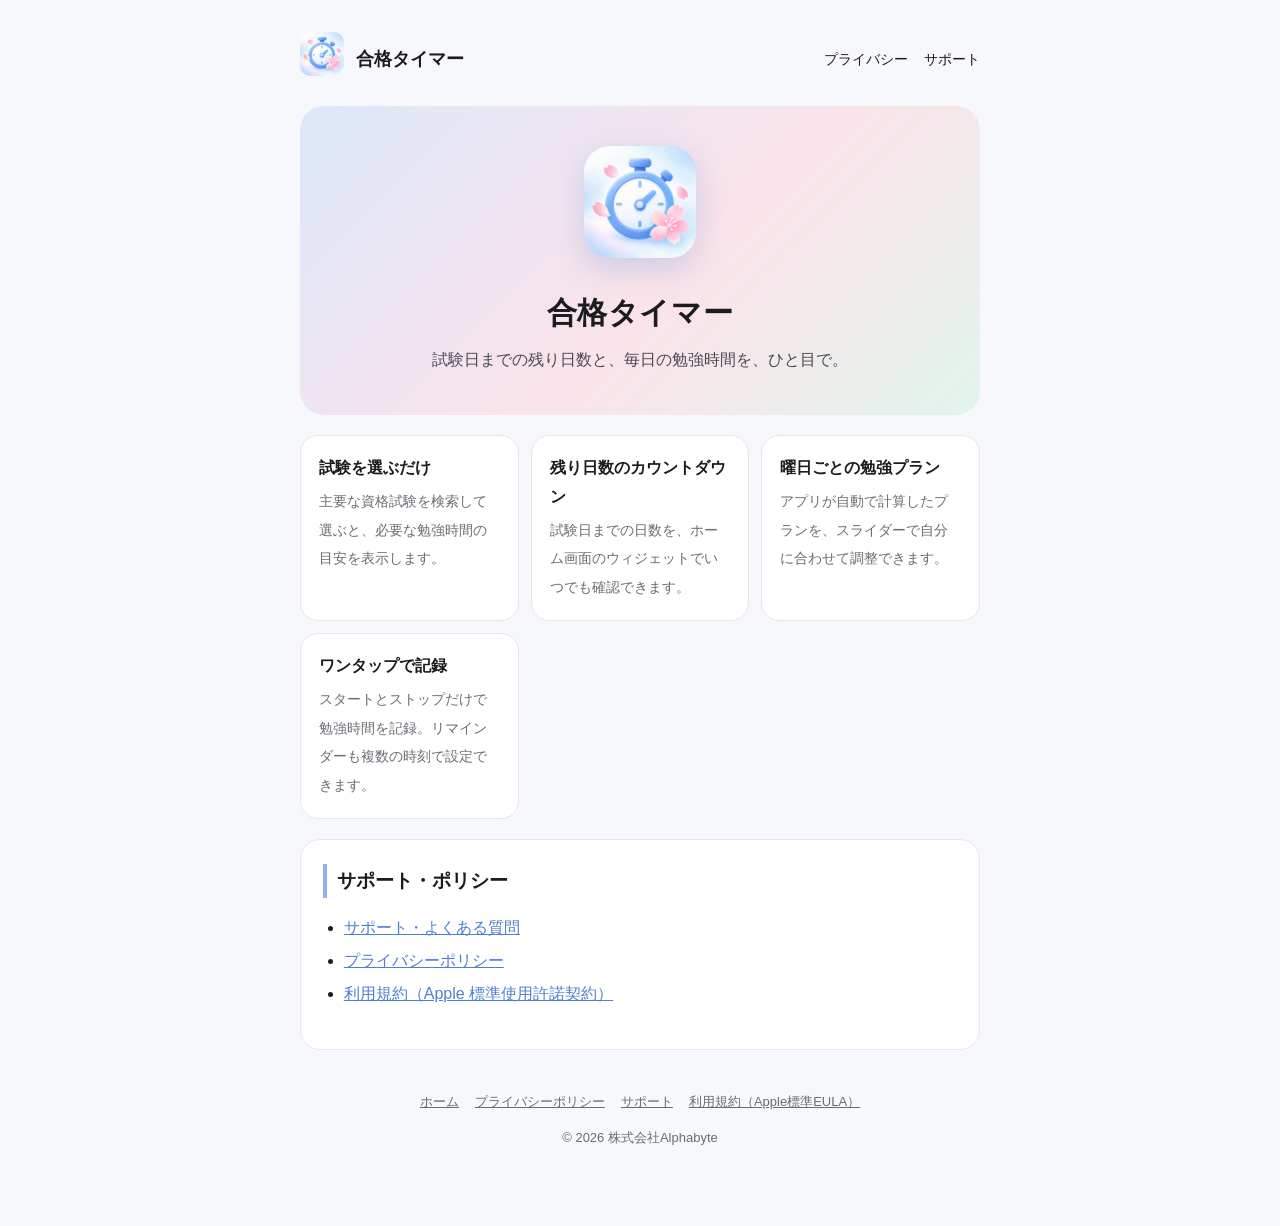
<file: index.html>
<!doctype html>
<html lang="ja">
<head>
<meta charset="utf-8">
<meta name="viewport" content="width=device-width,initial-scale=1,viewport-fit=cover">
<title>合格タイマー</title>
<meta name="description" content="合格タイマーは、資格試験までの残り日数と勉強時間をシンプルに管理するiPhoneアプリです。">
<link rel="icon" href="icon.png">
<link rel="apple-touch-icon" href="icon.png">
<link rel="stylesheet" href="style.css">
</head>
<body>
<div class="wrap">
<header class="top">
<a href="./"><img src="icon.png" alt=""></a>
<a href="./">合格タイマー</a>
<nav><a href="privacy.html">プライバシー</a><a href="support.html">サポート</a></nav>
</header>
<section class="hero">
<img src="icon.png" alt="合格タイマーのアイコン">
<h1>合格タイマー</h1>
<p>試験日までの残り日数と、毎日の勉強時間を、ひと目で。</p>
</section>
<div class="features">
<div><b>試験を選ぶだけ</b><span>主要な資格試験を検索して選ぶと、必要な勉強時間の目安を表示します。</span></div>
<div><b>残り日数のカウントダウン</b><span>試験日までの日数を、ホーム画面のウィジェットでいつでも確認できます。</span></div>
<div><b>曜日ごとの勉強プラン</b><span>アプリが自動で計算したプランを、スライダーで自分に合わせて調整できます。</span></div>
<div><b>ワンタップで記録</b><span>スタートとストップだけで勉強時間を記録。リマインダーも複数の時刻で設定できます。</span></div>
</div>
<div class="card">
<h2>サポート・ポリシー</h2>
<ul>
<li><a href="support.html">サポート・よくある質問</a></li>
<li><a href="privacy.html">プライバシーポリシー</a></li>
<li><a href="https://www.apple.com/legal/internet-services/itunes/dev/stdeula/">利用規約（Apple 標準使用許諾契約）</a></li>
</ul>
</div>
<footer>
<div><a href="./">ホーム</a><a href="privacy.html">プライバシーポリシー</a><a href="support.html">サポート</a><a href="https://www.apple.com/legal/internet-services/itunes/dev/stdeula/">利用規約（Apple標準EULA）</a></div>
<p>© 2026 株式会社Alphabyte</p>
</footer>
</div>
</body>
</html>
</file>
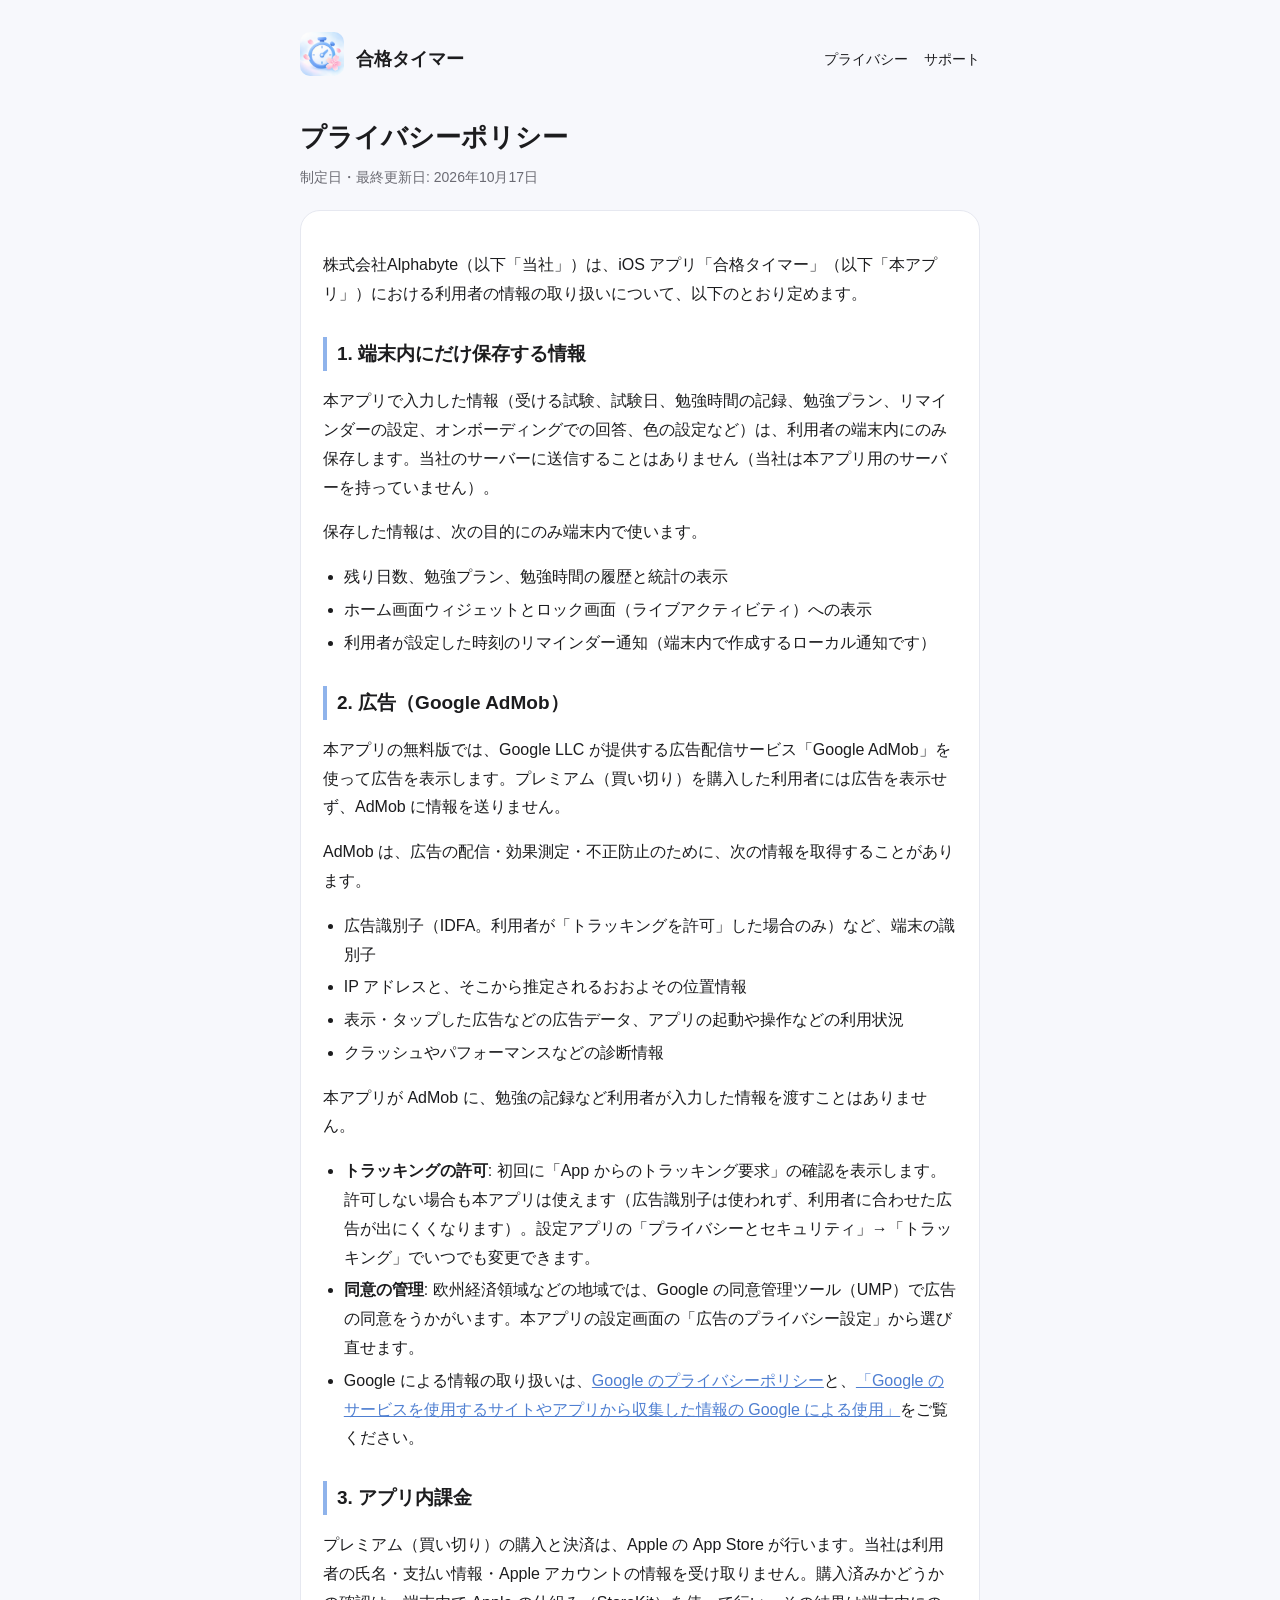
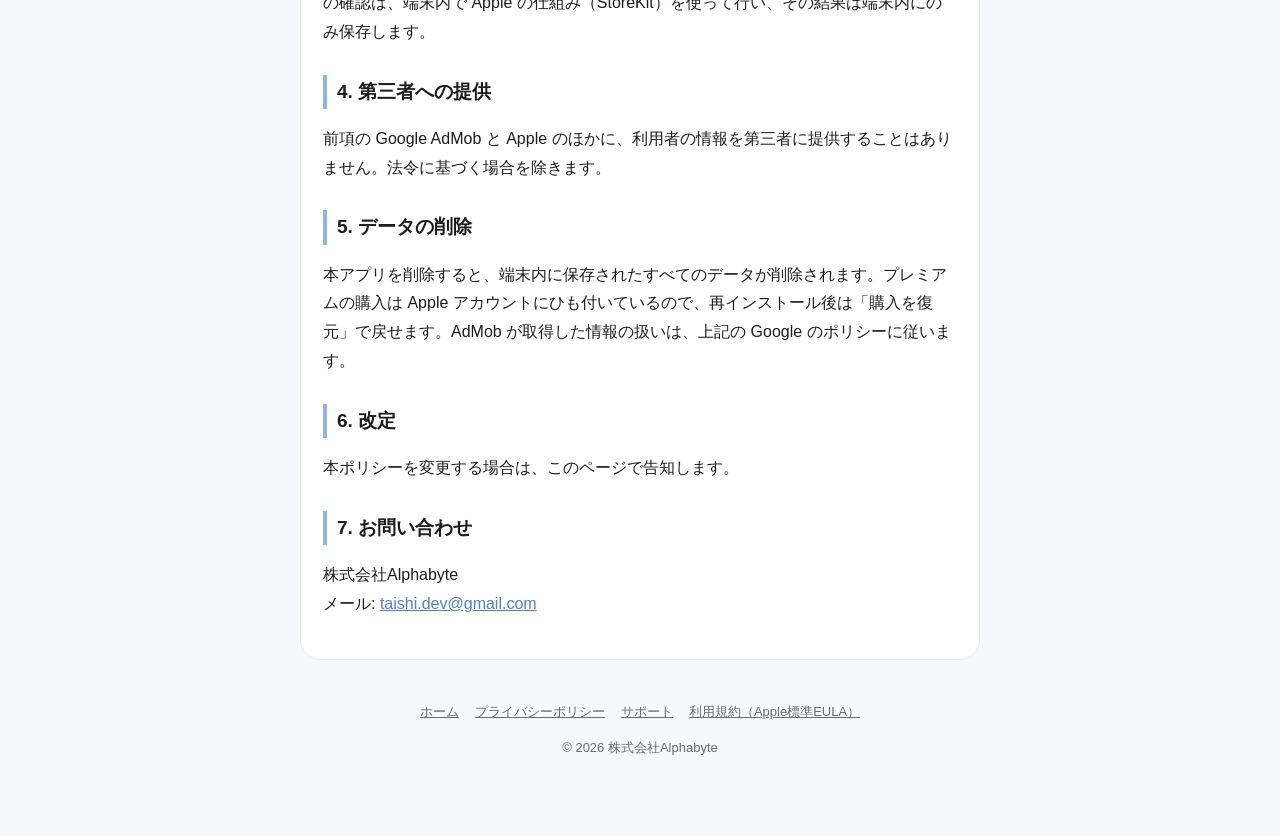
<file: privacy.html>
<!doctype html>
<html lang="ja">
<head>
<meta charset="utf-8">
<meta name="viewport" content="width=device-width,initial-scale=1,viewport-fit=cover">
<title>プライバシーポリシー | 合格タイマー</title>
<meta name="description" content="合格タイマーは、資格試験までの残り日数と勉強時間をシンプルに管理するiPhoneアプリです。">
<link rel="icon" href="icon.png">
<link rel="apple-touch-icon" href="icon.png">
<link rel="stylesheet" href="style.css">
</head>
<body>
<div class="wrap">
<header class="top">
<a href="./"><img src="icon.png" alt=""></a>
<a href="./">合格タイマー</a>
<nav><a href="privacy.html">プライバシー</a><a href="support.html">サポート</a></nav>
</header>
<h1 class="page">プライバシーポリシー</h1>
<p class="meta">制定日・最終更新日: 2026年10月17日</p>
<div class="card">
<p>株式会社Alphabyte（以下「当社」）は、iOS アプリ「合格タイマー」（以下「本アプリ」）における利用者の情報の取り扱いについて、以下のとおり定めます。</p>

<h2>1. 端末内にだけ保存する情報</h2>
<p>本アプリで入力した情報（受ける試験、試験日、勉強時間の記録、勉強プラン、リマインダーの設定、オンボーディングでの回答、色の設定など）は、利用者の端末内にのみ保存します。当社のサーバーに送信することはありません（当社は本アプリ用のサーバーを持っていません）。</p>
<p>保存した情報は、次の目的にのみ端末内で使います。</p>
<ul>
<li>残り日数、勉強プラン、勉強時間の履歴と統計の表示</li>
<li>ホーム画面ウィジェットとロック画面（ライブアクティビティ）への表示</li>
<li>利用者が設定した時刻のリマインダー通知（端末内で作成するローカル通知です）</li>
</ul>

<h2>2. 広告（Google AdMob）</h2>
<p>本アプリの無料版では、Google LLC が提供する広告配信サービス「Google AdMob」を使って広告を表示します。プレミアム（買い切り）を購入した利用者には広告を表示せず、AdMob に情報を送りません。</p>
<p>AdMob は、広告の配信・効果測定・不正防止のために、次の情報を取得することがあります。</p>
<ul>
<li>広告識別子（IDFA。利用者が「トラッキングを許可」した場合のみ）など、端末の識別子</li>
<li>IP アドレスと、そこから推定されるおおよその位置情報</li>
<li>表示・タップした広告などの広告データ、アプリの起動や操作などの利用状況</li>
<li>クラッシュやパフォーマンスなどの診断情報</li>
</ul>
<p>本アプリが AdMob に、勉強の記録など利用者が入力した情報を渡すことはありません。</p>
<ul>
<li><b>トラッキングの許可</b>: 初回に「App からのトラッキング要求」の確認を表示します。許可しない場合も本アプリは使えます（広告識別子は使われず、利用者に合わせた広告が出にくくなります）。設定アプリの「プライバシーとセキュリティ」→「トラッキング」でいつでも変更できます。</li>
<li><b>同意の管理</b>: 欧州経済領域などの地域では、Google の同意管理ツール（UMP）で広告の同意をうかがいます。本アプリの設定画面の「広告のプライバシー設定」から選び直せます。</li>
<li>Google による情報の取り扱いは、<a href="https://policies.google.com/privacy">Google のプライバシーポリシー</a>と、<a href="https://policies.google.com/technologies/partner-sites">「Google のサービスを使用するサイトやアプリから収集した情報の Google による使用」</a>をご覧ください。</li>
</ul>

<h2>3. アプリ内課金</h2>
<p>プレミアム（買い切り）の購入と決済は、Apple の App Store が行います。当社は利用者の氏名・支払い情報・Apple アカウントの情報を受け取りません。購入済みかどうかの確認は、端末内で Apple の仕組み（StoreKit）を使って行い、その結果は端末内にのみ保存します。</p>

<h2>4. 第三者への提供</h2>
<p>前項の Google AdMob と Apple のほかに、利用者の情報を第三者に提供することはありません。法令に基づく場合を除きます。</p>

<h2>5. データの削除</h2>
<p>本アプリを削除すると、端末内に保存されたすべてのデータが削除されます。プレミアムの購入は Apple アカウントにひも付いているので、再インストール後は「購入を復元」で戻せます。AdMob が取得した情報の扱いは、上記の Google のポリシーに従います。</p>

<h2>6. 改定</h2>
<p>本ポリシーを変更する場合は、このページで告知します。</p>

<h2>7. お問い合わせ</h2>
<p>株式会社Alphabyte<br>メール: <a href="mailto:taishi.dev@gmail.com">taishi.dev@gmail.com</a></p>
</div>
<footer>
<div><a href="./">ホーム</a><a href="privacy.html">プライバシーポリシー</a><a href="support.html">サポート</a><a href="https://www.apple.com/legal/internet-services/itunes/dev/stdeula/">利用規約（Apple標準EULA）</a></div>
<p>© 2026 株式会社Alphabyte</p>
</footer>
</div>
</body>
</html>
</file>
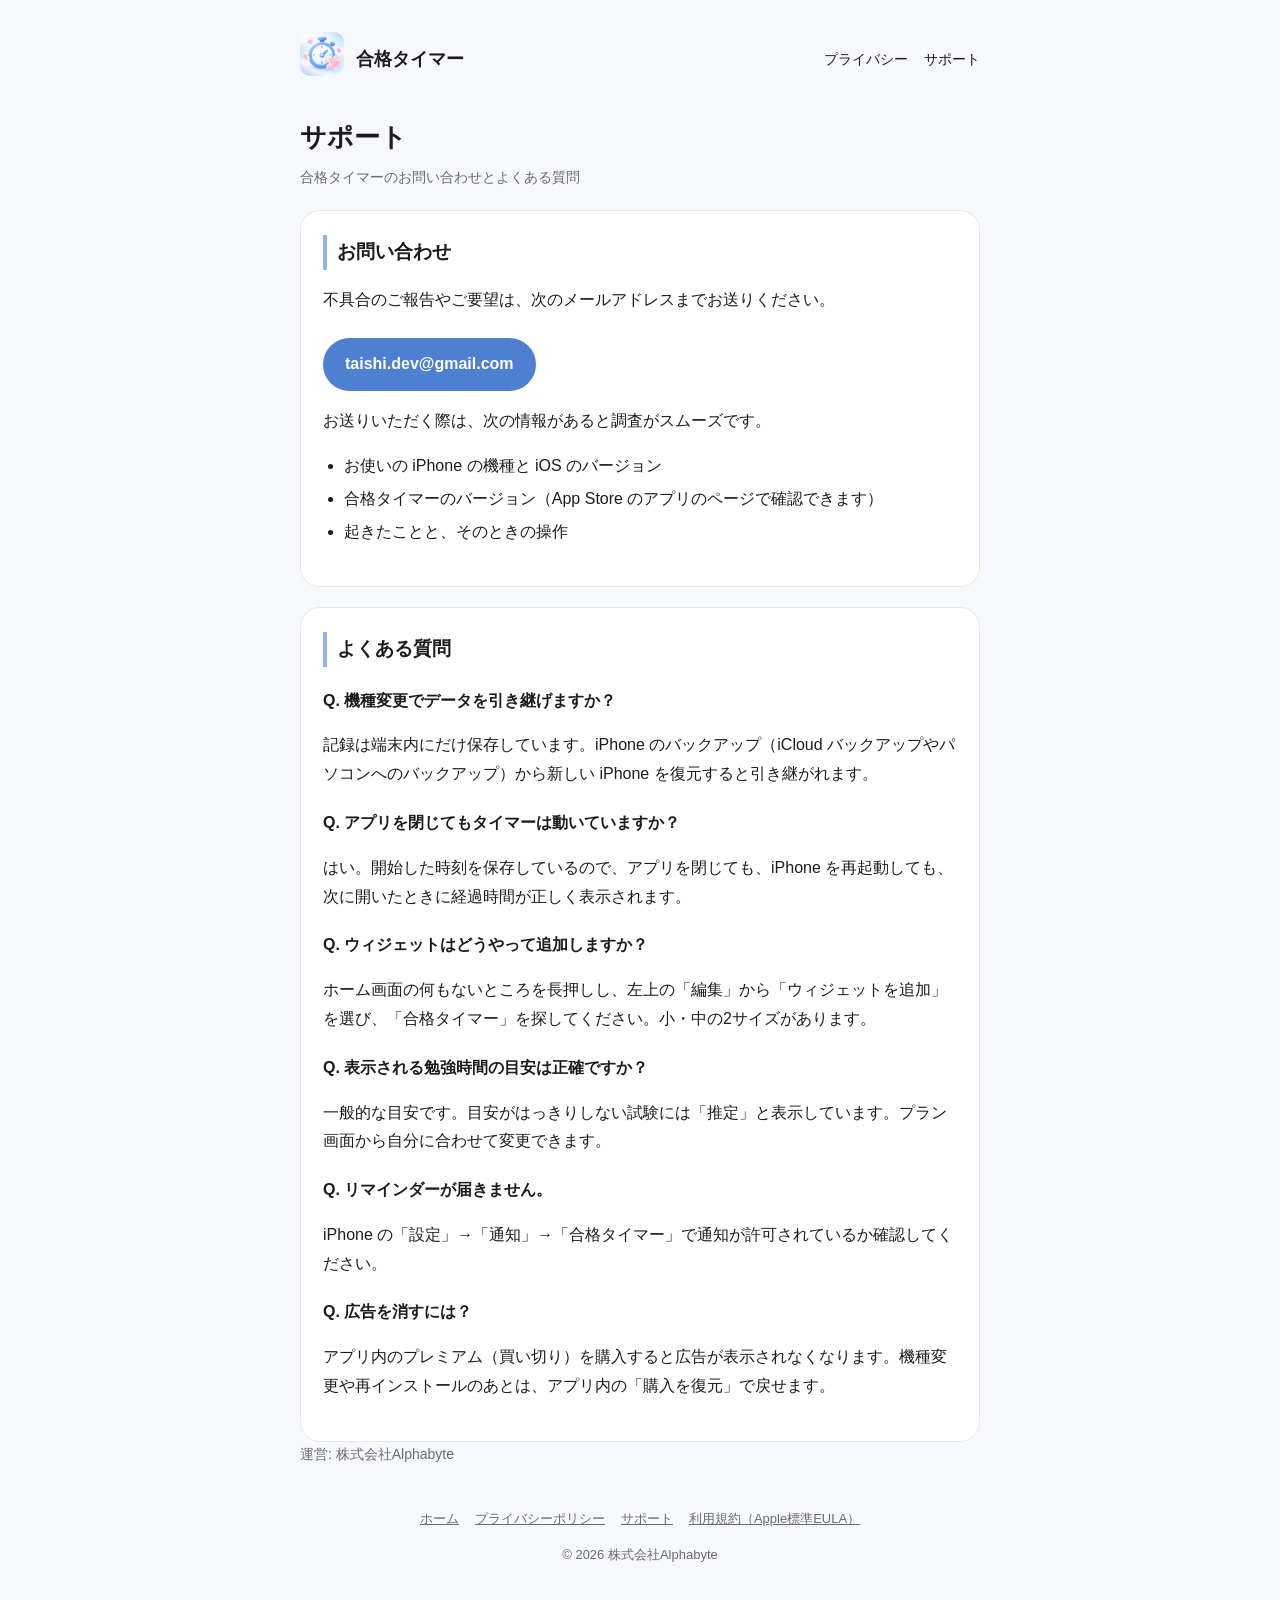
<file: support.html>
<!doctype html>
<html lang="ja">
<head>
<meta charset="utf-8">
<meta name="viewport" content="width=device-width,initial-scale=1,viewport-fit=cover">
<title>サポート | 合格タイマー</title>
<meta name="description" content="合格タイマーは、資格試験までの残り日数と勉強時間をシンプルに管理するiPhoneアプリです。">
<link rel="icon" href="icon.png">
<link rel="apple-touch-icon" href="icon.png">
<link rel="stylesheet" href="style.css">
</head>
<body>
<div class="wrap">
<header class="top">
<a href="./"><img src="icon.png" alt=""></a>
<a href="./">合格タイマー</a>
<nav><a href="privacy.html">プライバシー</a><a href="support.html">サポート</a></nav>
</header>
<h1 class="page">サポート</h1>
<p class="meta">合格タイマーのお問い合わせとよくある質問</p>
<div class="card">
<h2>お問い合わせ</h2>
<p>不具合のご報告やご要望は、次のメールアドレスまでお送りください。</p>
<p><a class="btn" href="mailto:taishi.dev@gmail.com?subject=%E5%90%88%E6%A0%BC%E3%82%BF%E3%82%A4%E3%83%9E%E3%83%BC%E3%81%AE%E3%81%8A%E5%95%8F%E3%81%84%E5%90%88%E3%82%8F%E3%81%9B">taishi.dev@gmail.com</a></p>
<p>お送りいただく際は、次の情報があると調査がスムーズです。</p>
<ul>
<li>お使いの iPhone の機種と iOS のバージョン</li>
<li>合格タイマーのバージョン（App Store のアプリのページで確認できます）</li>
<li>起きたことと、そのときの操作</li>
</ul>
</div>
<div class="card">
<h2>よくある質問</h2>
<p class="q">Q. 機種変更でデータを引き継げますか？</p>
<p>記録は端末内にだけ保存しています。iPhone のバックアップ（iCloud バックアップやパソコンへのバックアップ）から新しい iPhone を復元すると引き継がれます。</p>
<p class="q">Q. アプリを閉じてもタイマーは動いていますか？</p>
<p>はい。開始した時刻を保存しているので、アプリを閉じても、iPhone を再起動しても、次に開いたときに経過時間が正しく表示されます。</p>
<p class="q">Q. ウィジェットはどうやって追加しますか？</p>
<p>ホーム画面の何もないところを長押しし、左上の「編集」から「ウィジェットを追加」を選び、「合格タイマー」を探してください。小・中の2サイズがあります。</p>
<p class="q">Q. 表示される勉強時間の目安は正確ですか？</p>
<p>一般的な目安です。目安がはっきりしない試験には「推定」と表示しています。プラン画面から自分に合わせて変更できます。</p>
<p class="q">Q. リマインダーが届きません。</p>
<p>iPhone の「設定」→「通知」→「合格タイマー」で通知が許可されているか確認してください。</p>
<p class="q">Q. 広告を消すには？</p>
<p>アプリ内のプレミアム（買い切り）を購入すると広告が表示されなくなります。機種変更や再インストールのあとは、アプリ内の「購入を復元」で戻せます。</p>
</div>
<p class="meta">運営: 株式会社Alphabyte</p>
<footer>
<div><a href="./">ホーム</a><a href="privacy.html">プライバシーポリシー</a><a href="support.html">サポート</a><a href="https://www.apple.com/legal/internet-services/itunes/dev/stdeula/">利用規約（Apple標準EULA）</a></div>
<p>© 2026 株式会社Alphabyte</p>
</footer>
</div>
</body>
</html>
</file>
<file: style.css>
:root{--bg:#F7F8FC;--card:#FFFFFF;--text:#1C1C1E;--sub:#6B6B73;--accent:#8FB3EB;--accent-deep:#4F7FD1;--pink:#F6C1D0;--mint:#BFE6D6;--line:#E6E8F0}
@media (prefers-color-scheme:dark){:root{--bg:#111114;--card:#1C1C21;--text:#F2F2F7;--sub:#A1A1AA;--line:#2C2C33;--accent-deep:#9DBDF0}}
*{box-sizing:border-box}
html{-webkit-text-size-adjust:100%}
body{margin:0;background:var(--bg);color:var(--text);font-family:-apple-system,BlinkMacSystemFont,"Hiragino Sans","Hiragino Kaku Gothic ProN","Noto Sans JP",sans-serif;line-height:1.8;font-size:16px}
.wrap{max-width:720px;margin:0 auto;padding:24px 20px 64px}
header.top{display:flex;align-items:center;gap:12px;padding:8px 0 20px}
header.top img{width:44px;height:44px;border-radius:10px}
header.top a{color:var(--text);text-decoration:none;font-weight:700;font-size:18px}
nav{display:flex;gap:16px;margin-left:auto;font-size:14px}
nav a{color:var(--sub);font-weight:500 !important;font-size:14px !important}
.hero{background:linear-gradient(135deg,#DCE8FA 0%,#FBE3EA 55%,#E2F4EC 100%);border-radius:24px;padding:40px 28px;text-align:center;color:#1C1C1E}
.hero img{width:112px;height:112px;border-radius:26px;box-shadow:0 10px 30px rgba(79,127,209,.25)}
.hero h1{font-size:30px;margin:18px 0 6px;letter-spacing:.02em}
.hero p{margin:0;color:#4A4A55}
.card{background:var(--card);border:1px solid var(--line);border-radius:20px;padding:24px 22px;margin-top:20px}
.features{display:grid;grid-template-columns:repeat(auto-fit,minmax(200px,1fr));gap:12px;margin-top:20px}
.features div{background:var(--card);border:1px solid var(--line);border-radius:18px;padding:18px}
.features b{display:block;margin-bottom:4px}
.features span{color:var(--sub);font-size:14px}
h1.page{font-size:26px;margin:8px 0 4px}
.meta{color:var(--sub);font-size:14px;margin:0 0 8px}
h2{font-size:19px;margin:28px 0 8px;padding-left:10px;border-left:4px solid var(--accent)}
.card h2:first-child{margin-top:0}
a{color:var(--accent-deep)}
ul{padding-left:1.3em}
li{margin:4px 0}
.q{font-weight:700;margin:20px 0 4px}
.btn{display:inline-block;background:var(--accent-deep);color:#fff !important;text-decoration:none;padding:12px 22px;border-radius:999px;font-weight:700;margin-top:8px}
footer{margin-top:40px;color:var(--sub);font-size:13px;text-align:center}
footer a{color:var(--sub);margin:0 8px}
</file>
